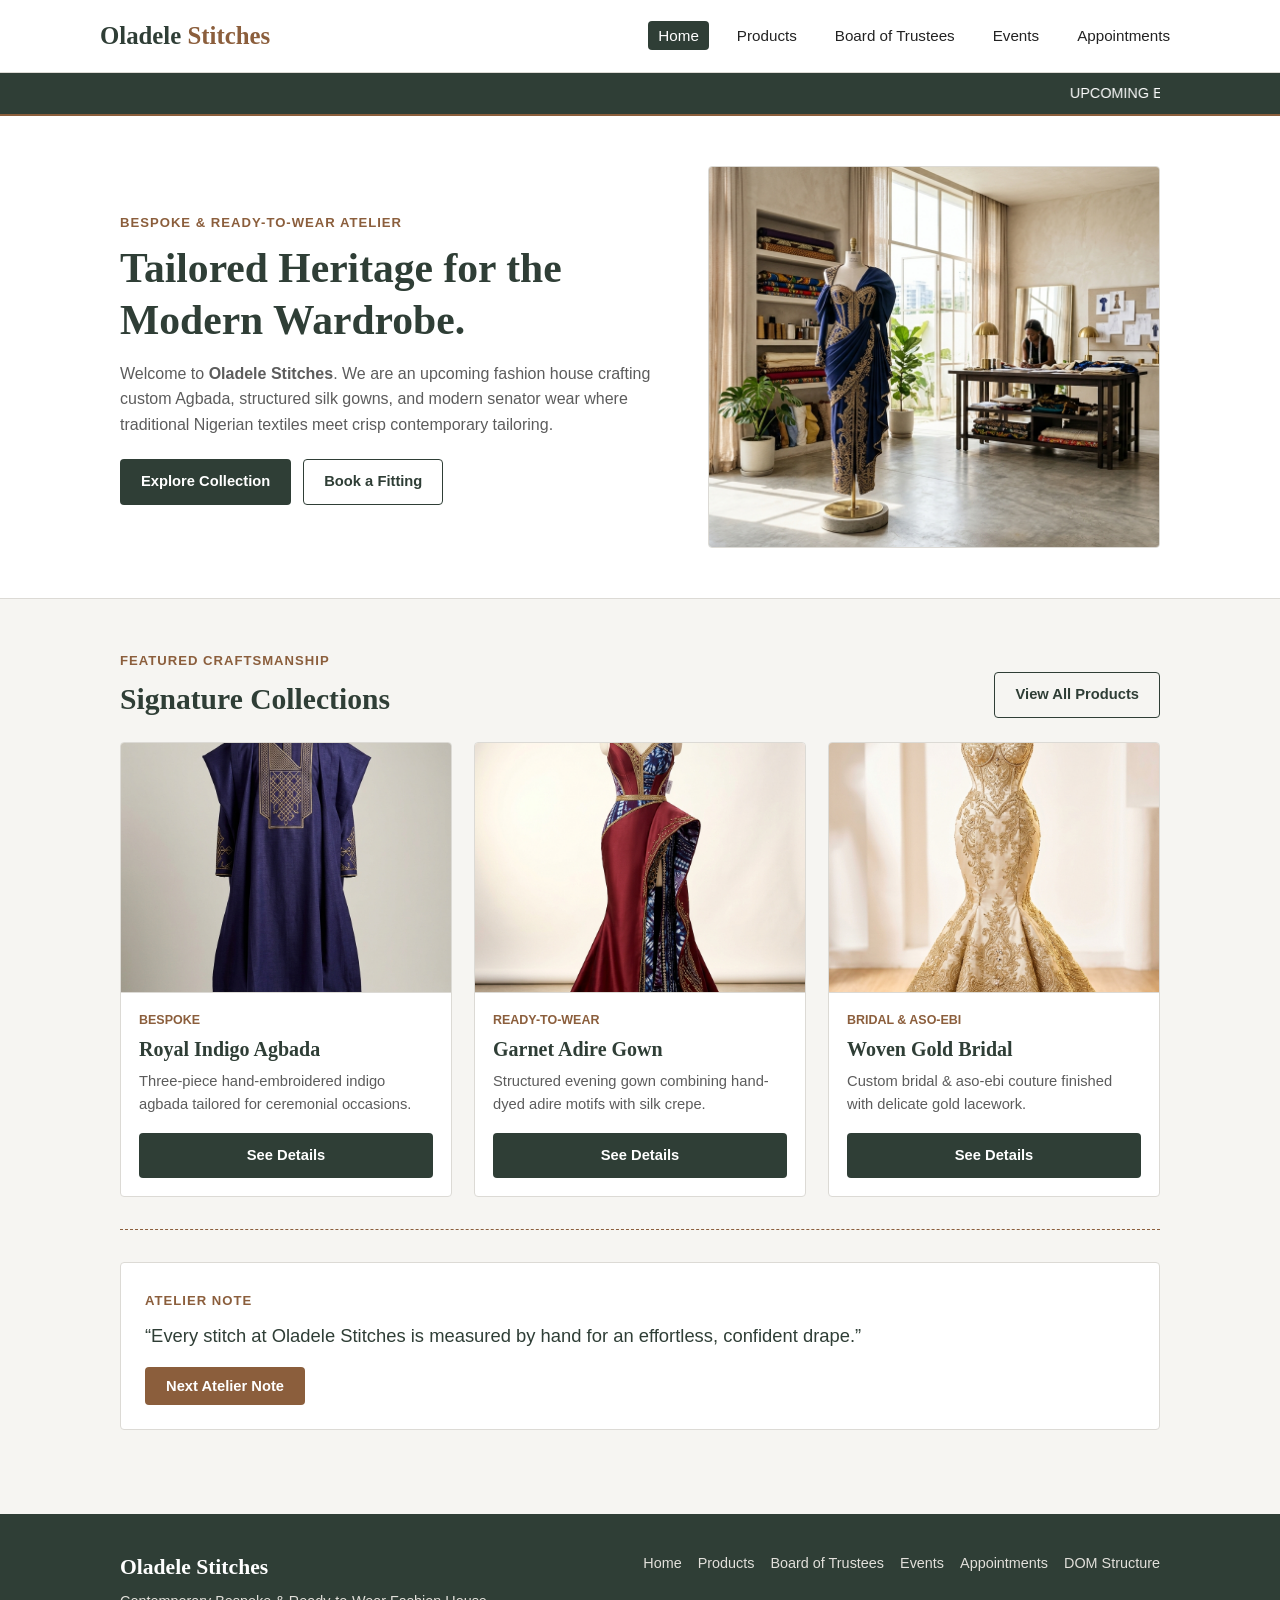
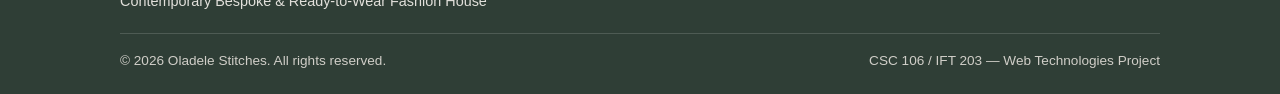
<file: index.html>
<!DOCTYPE html>
<html lang="en">

<head>
  <meta charset="UTF-8">
  <meta name="viewport" content="width=device-width, initial-scale=1.0">
  <title>Oladele Stitches | Contemporary Fashion House</title>
  <link rel="stylesheet" href="css/styles.css">
</head>

<body>
  <header class="site-header">
    <div class="container navbar">
      <a href="index.html" class="brand-logo">Oladele <span>Stitches</span></a>
      <button id="menuToggle" class="menu-toggle" type="button">Menu</button>
      <ul id="navLinks" class="nav-links">
        <li><a href="index.html" class="active">Home</a></li>
        <li><a href="products.html">Products</a></li>
        <li><a href="board.html">Board of Trustees</a></li>
        <li><a href="events.html">Events</a></li>
        <li><a href="appointments.html">Appointments</a></li>
        <!-- <li><a href="dom-structure.html">DOM Structure</a></li> -->
      </ul>
    </div>
  </header>
  <div class="marquee-bar">
    <div class="container">
      <marquee behavior="scroll" direction="left" scrollamount="5">
        UPCOMING EVENT: Oladele Stitches Indigo &amp; Gold Runway Showcase — December 12, 2026 at Landmark Centre, Lagos
        | Private Bridal &amp; Bespoke Fittings Now Open — Book Your Appointment Today!
      </marquee>
    </div>
  </div>
  <main>
    <section class="hero">
      <div class="container hero-grid">
        <div>
          <span class="eyebrow">Bespoke &amp; Ready-to-Wear Atelier</span>
          <h1>Tailored Heritage for the Modern Wardrobe.</h1>
          <p>
            Welcome to <strong>Oladele Stitches</strong>. We are an upcoming fashion house crafting
            custom Agbada, structured silk gowns, and modern senator wear where traditional Nigerian
            textiles meet crisp contemporary tailoring.
          </p>
          <div class="btn-group">
            <a href="products.html" class="btn btn-primary">Explore Collection</a>
            <a href="appointments.html" class="btn btn-outline">Book a Fitting</a>
          </div>
        </div>
        <div class="hero-image">
          <img src="img/hero-atelier.jpg" alt="Oladele Stitches Atelier Showcase">
        </div>
      </div>
    </section>

    <section class="section">
      <div class="container">
        <div class="section-header">
          <div>
            <span class="eyebrow">Featured Craftsmanship</span>
            <h2>Signature Collections</h2>
          </div>
          <a href="products.html" class="btn btn-outline">View All Products</a>
        </div>

        <div class="grid-3">
          <article class="card">
            <img src="img/product-agbada.jpg" alt="Royal Indigo Agbada" class="card-img">
            <div class="card-body">
              <span class="card-tag">Bespoke</span>
              <h3 class="card-title">Royal Indigo Agbada</h3>
              <p class="card-text">Three-piece hand-embroidered indigo agbada tailored for ceremonial occasions.</p>
              <a href="products.html" class="btn btn-primary">See Details</a>
            </div>
          </article>

          <article class="card">
            <img src="img/product-gown.jpg" alt="Garnet Adire Silk Gown" class="card-img">
            <div class="card-body">
              <span class="card-tag">Ready-to-Wear</span>
              <h3 class="card-title">Garnet Adire Gown</h3>
              <p class="card-text">Structured evening gown combining hand-dyed adire motifs with silk crepe.</p>
              <a href="products.html" class="btn btn-primary">See Details</a>
            </div>
          </article>

          <article class="card">
            <img src="img/product-bridal.jpg" alt="Woven Gold Bridal Couture" class="card-img">
            <div class="card-body">
              <span class="card-tag">Bridal &amp; Aso-Ebi</span>
              <h3 class="card-title">Woven Gold Bridal</h3>
              <p class="card-text">Custom bridal &amp; aso-ebi couture finished with delicate gold lacework.</p>
              <a href="products.html" class="btn btn-primary">See Details</a>
            </div>
          </article>
        </div>

        <hr class="stitch-divider">
        <div class="form-box">
          <span class="eyebrow">Atelier Note</span>
          <p id="atelierQuote" style="font-size: 1.15rem; color: var(--primary); margin-bottom: 16px;">
            “Every stitch at Oladele Stitches is measured by hand for an effortless, confident drape.”
          </p>
          <button id="nextQuoteBtn" type="button" class="btn btn-gold">Next Atelier Note</button>
        </div>
      </div>
    </section>
  </main>
  <footer class="site-footer">
    <div class="container">
      <div class="footer-grid">
        <div>
          <div class="footer-brand">Oladele Stitches</div>
          <p style="font-size: 0.9rem; color: #e2e0db;">Contemporary Bespoke &amp; Ready-to-Wear Fashion House</p>
        </div>
        <ul class="footer-links">
          <li><a href="index.html">Home</a></li>
          <li><a href="products.html">Products</a></li>
          <li><a href="board.html">Board of Trustees</a></li>
          <li><a href="events.html">Events</a></li>
          <li><a href="appointments.html">Appointments</a></li>
          <li><a href="dom-structure.html">DOM Structure</a></li>
        </ul>
      </div>
      <div class="footer-bottom">
        <span>&copy; <span id="currentYear">2026</span> Oladele Stitches. All rights reserved.</span>
        <span>CSC 106 / IFT 203 — Web Technologies Project</span>
      </div>
    </div>
  </footer>

  <script src="js/main.js"></script>
</body>

</html>
</file>
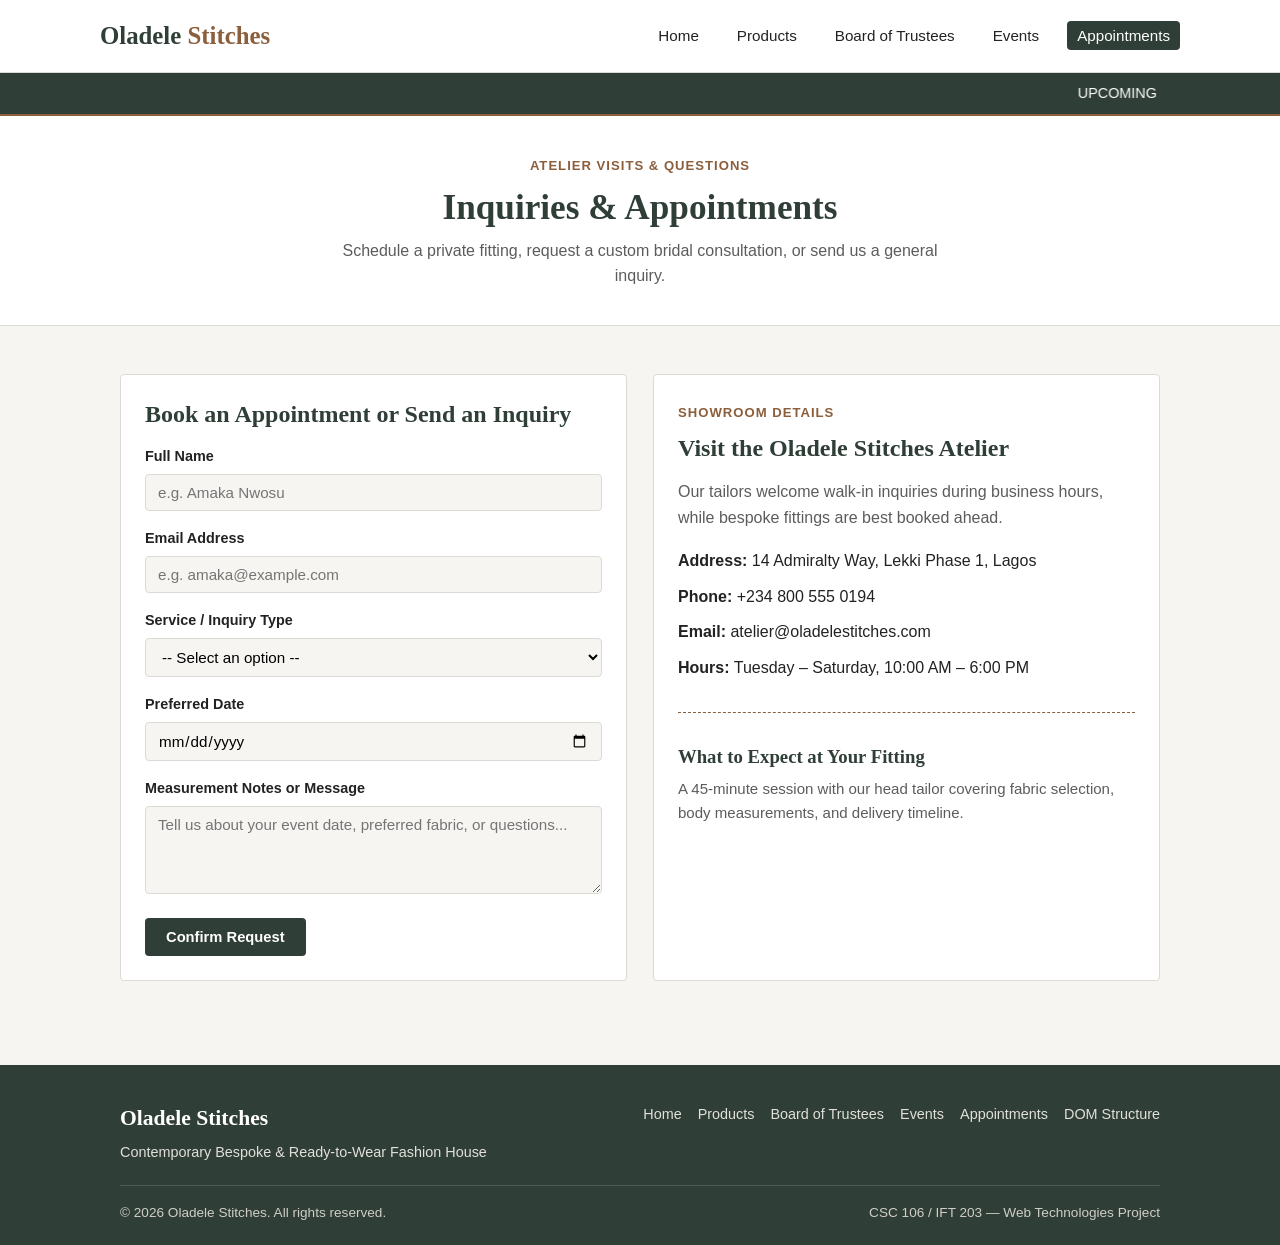
<file: appointments.html>
<!DOCTYPE html>
<html lang="en">

<head>
  <meta charset="UTF-8">
  <meta name="viewport" content="width=device-width, initial-scale=1.0">
  <title>Inquiries &amp; Appointments | Oladele Stitches</title>
  <link rel="stylesheet" href="css/styles.css">
</head>

<body>
  <header class="site-header">
    <div class="container navbar">
      <a href="index.html" class="brand-logo">Oladele <span>Stitches</span></a>
      <button id="menuToggle" class="menu-toggle" type="button">Menu</button>
      <ul id="navLinks" class="nav-links">
        <li><a href="index.html">Home</a></li>
        <li><a href="products.html">Products</a></li>
        <li><a href="board.html">Board of Trustees</a></li>
        <li><a href="events.html">Events</a></li>
        <li><a href="appointments.html" class="active">Appointments</a></li>
        <!-- <li><a href="dom-structure.html">DOM Structure</a></li> -->
      </ul>
    </div>
  </header>
  <div class="marquee-bar">
    <div class="container">
      <marquee behavior="scroll" direction="left" scrollamount="5">
        UPCOMING EVENT: Oladele Stitches Indigo &amp; Gold Runway Showcase — December 12, 2026 at Landmark Centre, Lagos
        | Private Bridal &amp; Bespoke Fittings Now Open — Book Your Appointment Today!
      </marquee>
    </div>
  </div>
  <main>
    <section class="page-banner">
      <div class="container">
        <span class="eyebrow">Atelier Visits &amp; Questions</span>
        <h1>Inquiries &amp; Appointments</h1>
        <p>Schedule a private fitting, request a custom bridal consultation, or send us a general inquiry.</p>
      </div>
    </section>

    <section class="section">
      <div class="container grid-2">
        <div class="form-box">
          <h2 style="margin-bottom: 16px;">Book an Appointment or Send an Inquiry</h2>
          <form id="appointmentForm">
            <div class="form-group">
              <label for="fullName">Full Name</label>
              <input type="text" id="fullName" placeholder="e.g. Amaka Nwosu">
            </div>

            <div class="form-group">
              <label for="email">Email Address</label>
              <input type="email" id="email" placeholder="e.g. amaka@example.com">
            </div>

            <div class="form-group">
              <label for="serviceType">Service / Inquiry Type</label>
              <select id="serviceType">
                <option value="">-- Select an option --</option>
                <option value="Bespoke Agbada / Suit Fitting">Bespoke Agbada / Suit Fitting</option>
                <option value="Bridal & Aso-Ebi Consultation">Bridal &amp; Aso-Ebi Consultation</option>
                <option value="Ready-to-Wear Alteration">Ready-to-Wear Alteration</option>
                <option value="General Inquiry">General Inquiry</option>
              </select>
            </div>

            <div class="form-group">
              <label for="preferredDate">Preferred Date</label>
              <input type="date" id="preferredDate">
            </div>

            <div class="form-group">
              <label for="notes">Measurement Notes or Message</label>
              <textarea id="notes" rows="4"
                placeholder="Tell us about your event date, preferred fabric, or questions..."></textarea>
            </div>

            <button type="submit" class="btn btn-primary">Confirm Request</button>
            <div id="formMessage" class="form-message"></div>
          </form>
        </div>

        <div class="form-box">
          <span class="eyebrow">Showroom Details</span>
          <h2 style="margin-bottom: 16px;">Visit the Oladele Stitches Atelier</h2>
          <p style="color: var(--muted); margin-bottom: 18px;">
            Our tailors welcome walk-in inquiries during business hours, while bespoke fittings are best booked ahead.
          </p>
          <p style="margin-bottom: 10px;"><strong>Address:</strong> 14 Admiralty Way, Lekki Phase 1, Lagos</p>
          <p style="margin-bottom: 10px;"><strong>Phone:</strong> +234 800 555 0194</p>
          <p style="margin-bottom: 10px;"><strong>Email:</strong> atelier@oladelestitches.com</p>
          <p style="margin-bottom: 10px;"><strong>Hours:</strong> Tuesday – Saturday, 10:00 AM – 6:00 PM</p>

          <hr class="stitch-divider">

          <h3 style="margin-bottom: 8px;">What to Expect at Your Fitting</h3>
          <p style="color: var(--muted); font-size: 0.94rem;">
            A 45-minute session with our head tailor covering fabric selection, body measurements, and delivery
            timeline.
          </p>
        </div>
      </div>
    </section>
  </main>
  <footer class="site-footer">
    <div class="container">
      <div class="footer-grid">
        <div>
          <div class="footer-brand">Oladele Stitches</div>
          <p style="font-size: 0.9rem; color: #e2e0db;">Contemporary Bespoke &amp; Ready-to-Wear Fashion House</p>
        </div>
        <ul class="footer-links">
          <li><a href="index.html">Home</a></li>
          <li><a href="products.html">Products</a></li>
          <li><a href="board.html">Board of Trustees</a></li>
          <li><a href="events.html">Events</a></li>
          <li><a href="appointments.html">Appointments</a></li>
          <li><a href="dom-structure.html">DOM Structure</a></li>
        </ul>
      </div>
      <div class="footer-bottom">
        <span>&copy; <span id="currentYear">2026</span> Oladele Stitches. All rights reserved.</span>
        <span>CSC 106 / IFT 203 — Web Technologies Project</span>
      </div>
    </div>
  </footer>

  <script src="js/main.js"></script>
</body>

</html>
</file>
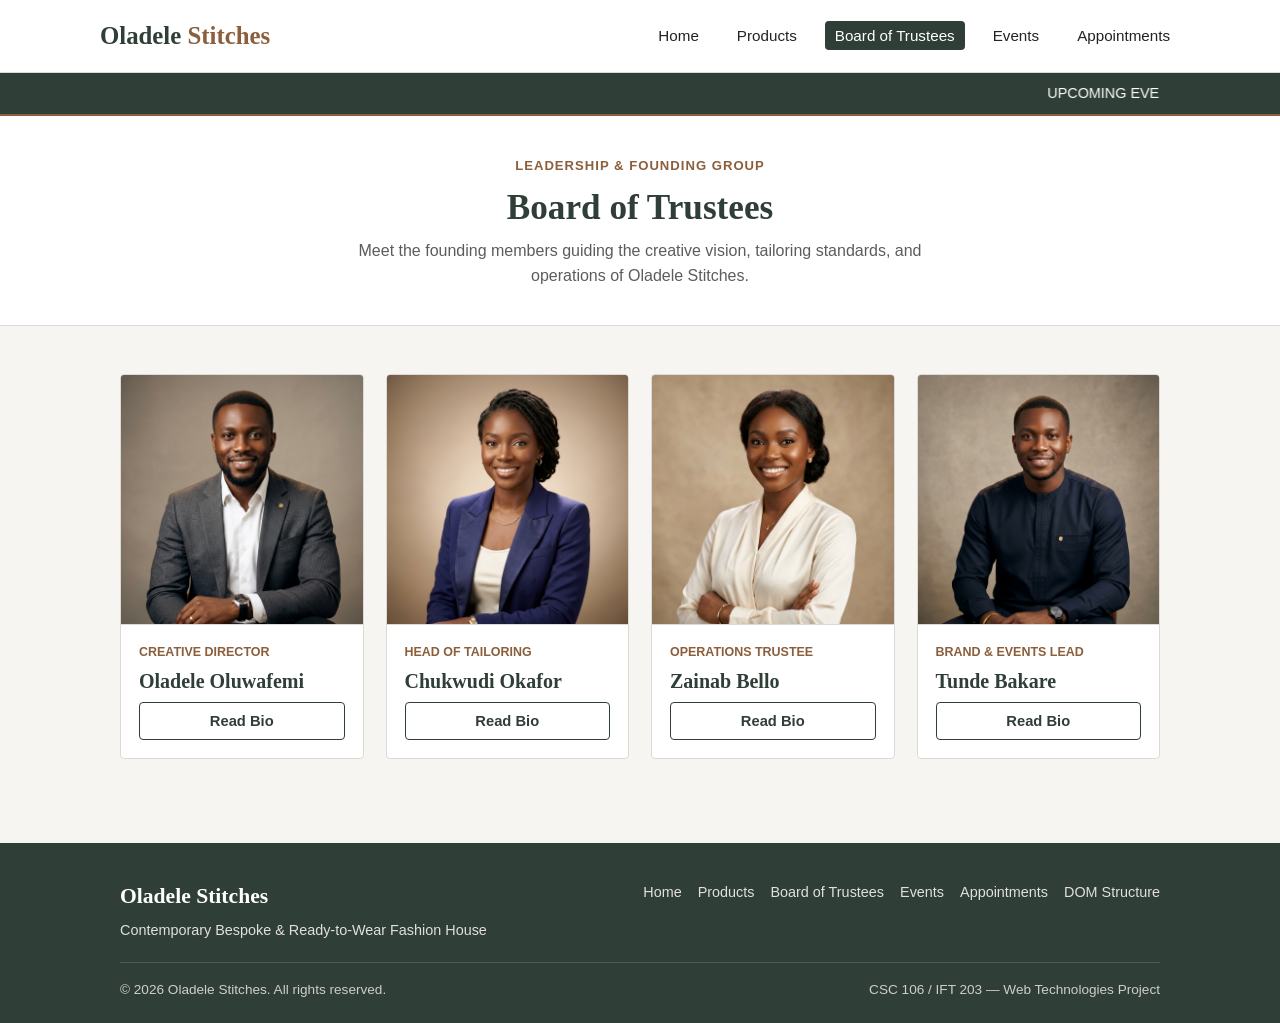
<file: board.html>
<!DOCTYPE html>
<html lang="en">

<head>
  <meta charset="UTF-8">
  <meta name="viewport" content="width=device-width, initial-scale=1.0">
  <title>Board of Trustees | Oladele Stitches</title>
  <link rel="stylesheet" href="css/styles.css">
</head>

<body>
  <header class="site-header">
    <div class="container navbar">
      <a href="index.html" class="brand-logo">Oladele <span>Stitches</span></a>
      <button id="menuToggle" class="menu-toggle" type="button">Menu</button>
      <ul id="navLinks" class="nav-links">
        <li><a href="index.html">Home</a></li>
        <li><a href="products.html">Products</a></li>
        <li><a href="board.html" class="active">Board of Trustees</a></li>
        <li><a href="events.html">Events</a></li>
        <li><a href="appointments.html">Appointments</a></li>
        <!-- <li><a href="dom-structure.html">DOM Structure</a></li> -->
      </ul>
    </div>
  </header>
  <div class="marquee-bar">
    <div class="container">
      <marquee behavior="scroll" direction="left" scrollamount="5">
        UPCOMING EVENT: Oladele Stitches Indigo &amp; Gold Runway Showcase — December 12, 2026 at Landmark Centre, Lagos
        | Private Bridal &amp; Bespoke Fittings Now Open — Book Your Appointment Today!
      </marquee>
    </div>
  </div>
  <main>
    <section class="page-banner">
      <div class="container">
        <span class="eyebrow">Leadership &amp; Founding Group</span>
        <h1>Board of Trustees</h1>
        <p>Meet the founding members guiding the creative vision, tailoring standards, and operations of Oladele
          Stitches.</p>
      </div>
    </section>

    <section class="section">
      <div class="container">
        <div class="grid-4">
          <article class="card">
            <img src="img/trustee-2.jpg" alt="Oladele Oluwafemi" class="card-img">
            <div class="card-body">
              <span class="card-tag">Creative Director</span>
              <h3 class="card-title">Oladele Oluwafemi</h3>
              <p class="card-text" style="display: none;">
                Leads seasonal collection design, textile sourcing, and bespoke bridal direction at Oladele Stitches.
              </p>
              <button type="button" class="btn btn-outline toggle-bio-btn">Read Bio</button>
            </div>
          </article>

          <article class="card">
            <img src="img/trustee-1.jpg" alt="Chukwudi Okafor" class="card-img">
            <div class="card-body">
              <span class="card-tag">Head of Tailoring</span>
              <h3 class="card-title">Chukwudi Okafor</h3>
              <p class="card-text" style="display: none;">
                Oversees pattern drafting, bespoke Agbada structuring, and quality assurance across the atelier.
              </p>
              <button type="button" class="btn btn-outline toggle-bio-btn">Read Bio</button>
            </div>
          </article>

          <article class="card">
            <img src="img/trustee-3.jpg" alt="Zainab Bello" class="card-img">
            <div class="card-body">
              <span class="card-tag">Operations Trustee</span>
              <h3 class="card-title">Zainab Bello</h3>
              <p class="card-text" style="display: none;">
                Manages client appointments, supplier partnerships, and showroom logistics for Oladele Stitches.
              </p>
              <button type="button" class="btn btn-outline toggle-bio-btn">Read Bio</button>
            </div>
          </article>

          <article class="card">
            <img src="img/trustee-4.jpg" alt="Tunde Bakare" class="card-img">
            <div class="card-body">
              <span class="card-tag">Brand &amp; Events Lead</span>
              <h3 class="card-title">Tunde Bakare</h3>
              <p class="card-text" style="display: none;">
                Coordinates runway showcases, trunk shows, and digital presence for the fashion house.
              </p>
              <button type="button" class="btn btn-outline toggle-bio-btn">Read Bio</button>
            </div>
          </article>
        </div>
      </div>
    </section>
  </main>
  <footer class="site-footer">
    <div class="container">
      <div class="footer-grid">
        <div>
          <div class="footer-brand">Oladele Stitches</div>
          <p style="font-size: 0.9rem; color: #e2e0db;">Contemporary Bespoke &amp; Ready-to-Wear Fashion House</p>
        </div>
        <ul class="footer-links">
          <li><a href="index.html">Home</a></li>
          <li><a href="products.html">Products</a></li>
          <li><a href="board.html">Board of Trustees</a></li>
          <li><a href="events.html">Events</a></li>
          <li><a href="appointments.html">Appointments</a></li>
          <li><a href="dom-structure.html">DOM Structure</a></li>
        </ul>
      </div>
      <div class="footer-bottom">
        <span>&copy; <span id="currentYear">2026</span> Oladele Stitches. All rights reserved.</span>
        <span>CSC 106 / IFT 203 — Web Technologies Project</span>
      </div>
    </div>
  </footer>

  <script src="js/main.js"></script>
</body>

</html>
</file>
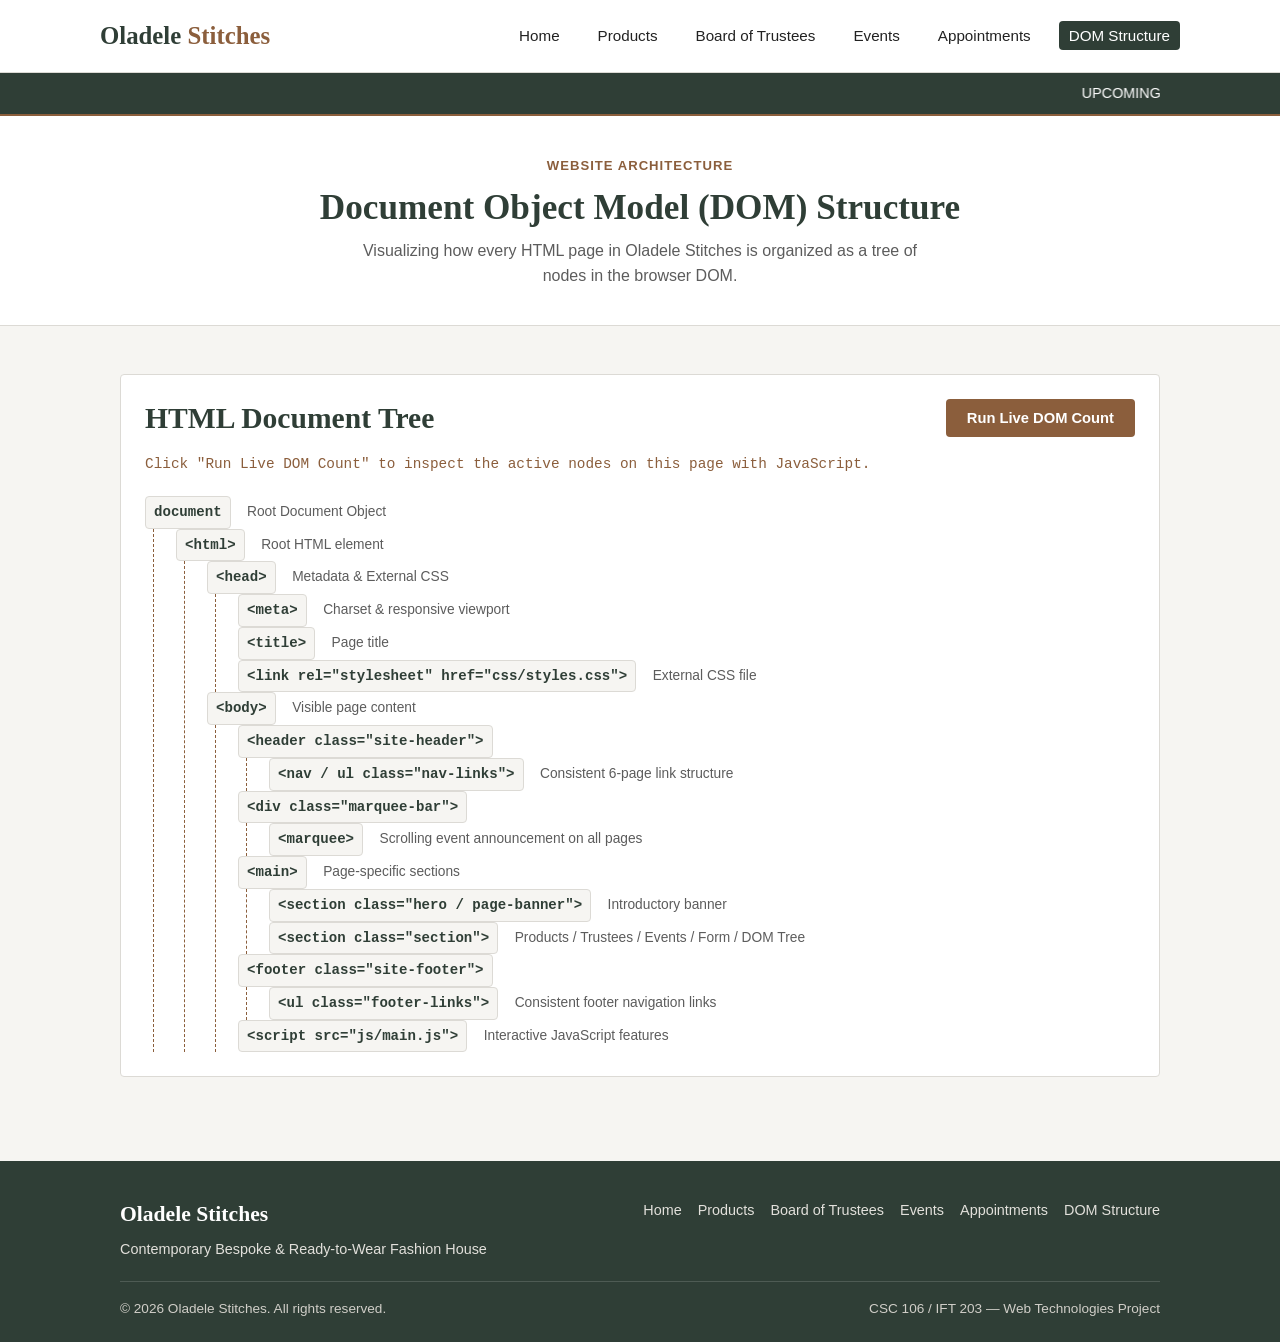
<file: dom-structure.html>
<!DOCTYPE html>
<html lang="en">

<head>
  <meta charset="UTF-8">
  <meta name="viewport" content="width=device-width, initial-scale=1.0">
  <title>DOM Structure | Oladele Stitches</title>
  <link rel="stylesheet" href="css/styles.css">
</head>

<body>
  <header class="site-header">
    <div class="container navbar">
      <a href="index.html" class="brand-logo">Oladele <span>Stitches</span></a>
      <button id="menuToggle" class="menu-toggle" type="button">Menu</button>
      <ul id="navLinks" class="nav-links">
        <li><a href="index.html">Home</a></li>
        <li><a href="products.html">Products</a></li>
        <li><a href="board.html">Board of Trustees</a></li>
        <li><a href="events.html">Events</a></li>
        <li><a href="appointments.html">Appointments</a></li>
        <li><a href="dom-structure.html" class="active">DOM Structure</a></li>
      </ul>
    </div>
  </header>
  <div class="marquee-bar">
    <div class="container">
      <marquee behavior="scroll" direction="left" scrollamount="5">
        UPCOMING EVENT: Oladele Stitches Indigo &amp; Gold Runway Showcase — December 12, 2026 at Landmark Centre, Lagos
        | Private Bridal &amp; Bespoke Fittings Now Open — Book Your Appointment Today!
      </marquee>
    </div>
  </div>
  <main>
    <section class="page-banner">
      <div class="container">
        <span class="eyebrow">Website Architecture</span>
        <h1>Document Object Model (DOM) Structure</h1>
        <p>Visualizing how every HTML page in Oladele Stitches is organized as a tree of nodes in the browser DOM.</p>
      </div>
    </section>

    <section class="section">
      <div class="container">
        <div class="dom-box">
          <div class="section-header" style="margin-bottom: 16px;">
            <h2>HTML Document Tree</h2>
            <button id="inspectDomBtn" type="button" class="btn btn-gold">Run Live DOM Count</button>
          </div>
          <p id="domStats"
            style="font-family: 'JetBrains Mono', monospace; color: var(--accent); margin-bottom: 20px; font-size: 0.9rem;">
            Click "Run Live DOM Count" to inspect the active nodes on this page with JavaScript.
          </p>

          <ul class="dom-tree">
            <li>
              <span class="dom-node">document</span> <span class="dom-desc">Root Document Object</span>
              <ul>
                <li>
                  <span class="dom-node">&lt;html&gt;</span> <span class="dom-desc">Root HTML element</span>
                  <ul>
                    <li>
                      <span class="dom-node">&lt;head&gt;</span> <span class="dom-desc">Metadata &amp; External
                        CSS</span>
                      <ul>
                        <li><span class="dom-node">&lt;meta&gt;</span> <span class="dom-desc">Charset &amp; responsive
                            viewport</span></li>
                        <li><span class="dom-node">&lt;title&gt;</span> <span class="dom-desc">Page title</span></li>
                        <li><span class="dom-node">&lt;link rel="stylesheet" href="css/styles.css"&gt;</span> <span
                            class="dom-desc">External CSS file</span></li>
                      </ul>
                    </li>
                    <li>
                      <span class="dom-node">&lt;body&gt;</span> <span class="dom-desc">Visible page content</span>
                      <ul>
                        <li>
                          <span class="dom-node">&lt;header class="site-header"&gt;</span>
                          <ul>
                            <li><span class="dom-node">&lt;nav / ul class="nav-links"&gt;</span> <span
                                class="dom-desc">Consistent 6-page link structure</span></li>
                          </ul>
                        </li>
                        <li>
                          <span class="dom-node">&lt;div class="marquee-bar"&gt;</span>
                          <ul>
                            <li><span class="dom-node">&lt;marquee&gt;</span> <span class="dom-desc">Scrolling event
                                announcement on all pages</span></li>
                          </ul>
                        </li>
                        <li>
                          <span class="dom-node">&lt;main&gt;</span> <span class="dom-desc">Page-specific
                            sections</span>
                          <ul>
                            <li><span class="dom-node">&lt;section class="hero / page-banner"&gt;</span> <span
                                class="dom-desc">Introductory banner</span></li>
                            <li><span class="dom-node">&lt;section class="section"&gt;</span> <span
                                class="dom-desc">Products / Trustees / Events / Form / DOM Tree</span></li>
                          </ul>
                        </li>
                        <li>
                          <span class="dom-node">&lt;footer class="site-footer"&gt;</span>
                          <ul>
                            <li><span class="dom-node">&lt;ul class="footer-links"&gt;</span> <span
                                class="dom-desc">Consistent footer navigation links</span></li>
                          </ul>
                        </li>
                        <li><span class="dom-node">&lt;script src="js/main.js"&gt;</span> <span
                            class="dom-desc">Interactive JavaScript features</span></li>
                      </ul>
                    </li>
                  </ul>
                </li>
              </ul>
            </li>
          </ul>
        </div>
      </div>
    </section>
  </main>
  <footer class="site-footer">
    <div class="container">
      <div class="footer-grid">
        <div>
          <div class="footer-brand">Oladele Stitches</div>
          <p style="font-size: 0.9rem; color: #e2e0db;">Contemporary Bespoke &amp; Ready-to-Wear Fashion House</p>
        </div>
        <ul class="footer-links">
          <li><a href="index.html">Home</a></li>
          <li><a href="products.html">Products</a></li>
          <li><a href="board.html">Board of Trustees</a></li>
          <li><a href="events.html">Events</a></li>
          <li><a href="appointments.html">Appointments</a></li>
          <li><a href="dom-structure.html">DOM Structure</a></li>
        </ul>
      </div>
      <div class="footer-bottom">
        <span>&copy; <span id="currentYear">2026</span> Oladele Stitches. All rights reserved.</span>
        <span>CSC 106 / IFT 203 — Web Technologies Project</span>
      </div>
    </div>
  </footer>

  <script src="js/main.js"></script>
</body>

</html>
</file>
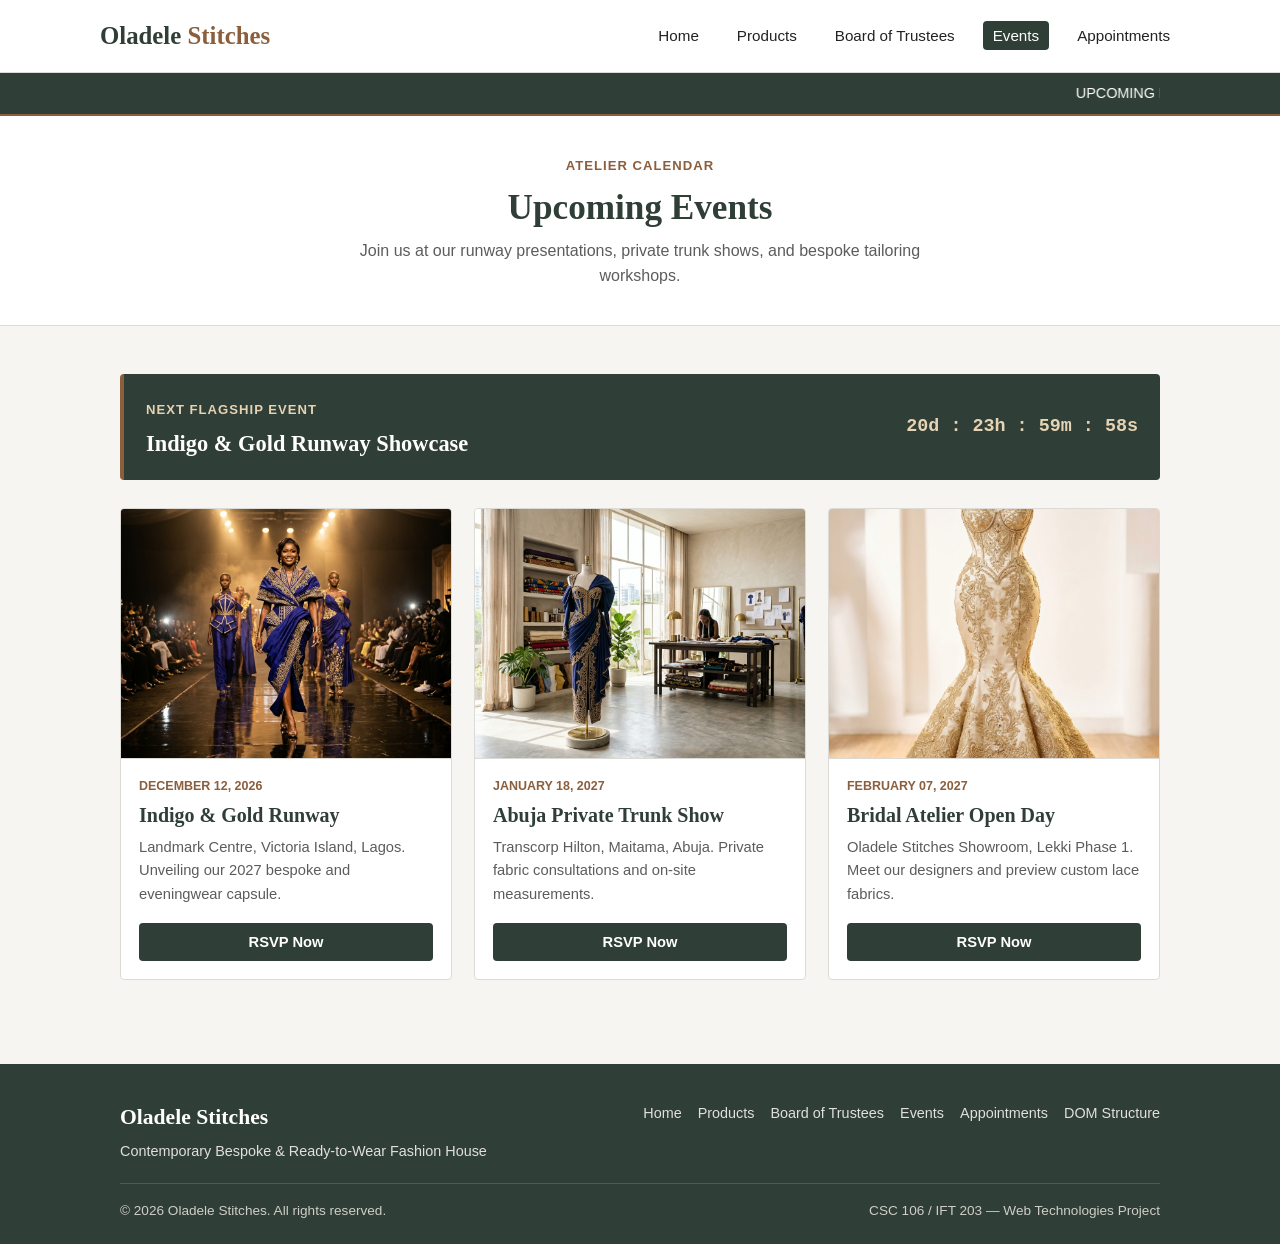
<file: events.html>
<!DOCTYPE html>
<html lang="en">

<head>
  <meta charset="UTF-8">
  <meta name="viewport" content="width=device-width, initial-scale=1.0">
  <title>Upcoming Events | Oladele Stitches</title>
  <link rel="stylesheet" href="css/styles.css">
</head>

<body>
  <header class="site-header">
    <div class="container navbar">
      <a href="index.html" class="brand-logo">Oladele <span>Stitches</span></a>
      <button id="menuToggle" class="menu-toggle" type="button">Menu</button>
      <ul id="navLinks" class="nav-links">
        <li><a href="index.html">Home</a></li>
        <li><a href="products.html">Products</a></li>
        <li><a href="board.html">Board of Trustees</a></li>
        <li><a href="events.html" class="active">Events</a></li>
        <li><a href="appointments.html">Appointments</a></li>
        <!-- <li><a href="dom-structure.html">DOM Structure</a></li> -->
      </ul>
    </div>
  </header>
  <div class="marquee-bar">
    <div class="container">
      <marquee behavior="scroll" direction="left" scrollamount="5">
        UPCOMING EVENT: Oladele Stitches Indigo &amp; Gold Runway Showcase — December 12, 2026 at Landmark Centre, Lagos
        | Private Bridal &amp; Bespoke Fittings Now Open — Book Your Appointment Today!
      </marquee>
    </div>
  </div>
  <main>
    <section class="page-banner">
      <div class="container">
        <span class="eyebrow">Atelier Calendar</span>
        <h1>Upcoming Events</h1>
        <p>Join us at our runway presentations, private trunk shows, and bespoke tailoring workshops.</p>
      </div>
    </section>

    <section class="section">
      <div class="container">
        <div class="countdown-box">
          <div>
            <span class="eyebrow" style="color: #e6d3b3;">Next Flagship Event</span>
            <h3>Indigo &amp; Gold Runway Showcase</h3>
          </div>
          <div id="eventCountdown" class="countdown-timer">Loading countdown...</div>
        </div>

        <div class="grid-3">
          <article class="card">
            <img src="img/event-runway.jpg" alt="Indigo & Gold Runway Showcase" class="card-img">
            <div class="card-body">
              <span class="card-tag">December 12, 2026</span>
              <h3 class="card-title">Indigo &amp; Gold Runway</h3>
              <p class="card-text">Landmark Centre, Victoria Island, Lagos. Unveiling our 2027 bespoke and eveningwear
                capsule.</p>
              <button type="button" class="btn btn-primary rsvp-btn">RSVP Now</button>
            </div>
          </article>

          <article class="card">
            <img src="img/hero-atelier.jpg" alt="Abuja Trunk Show" class="card-img">
            <div class="card-body">
              <span class="card-tag">January 18, 2027</span>
              <h3 class="card-title">Abuja Private Trunk Show</h3>
              <p class="card-text">Transcorp Hilton, Maitama, Abuja. Private fabric consultations and on-site
                measurements.</p>
              <button type="button" class="btn btn-primary rsvp-btn">RSVP Now</button>
            </div>
          </article>

          <article class="card">
            <img src="img/product-bridal.jpg" alt="Bridal & Aso-Ebi Open Day" class="card-img">
            <div class="card-body">
              <span class="card-tag">February 07, 2027</span>
              <h3 class="card-title">Bridal Atelier Open Day</h3>
              <p class="card-text">Oladele Stitches Showroom, Lekki Phase 1. Meet our designers and preview custom lace
                fabrics.</p>
              <button type="button" class="btn btn-primary rsvp-btn">RSVP Now</button>
            </div>
          </article>
        </div>
      </div>
    </section>
  </main>
  <footer class="site-footer">
    <div class="container">
      <div class="footer-grid">
        <div>
          <div class="footer-brand">Oladele Stitches</div>
          <p style="font-size: 0.9rem; color: #e2e0db;">Contemporary Bespoke &amp; Ready-to-Wear Fashion House</p>
        </div>
        <ul class="footer-links">
          <li><a href="index.html">Home</a></li>
          <li><a href="products.html">Products</a></li>
          <li><a href="board.html">Board of Trustees</a></li>
          <li><a href="events.html">Events</a></li>
          <li><a href="appointments.html">Appointments</a></li>
          <li><a href="dom-structure.html">DOM Structure</a></li>
        </ul>
      </div>
      <div class="footer-bottom">
        <span>&copy; <span id="currentYear">2026</span> Oladele Stitches. All rights reserved.</span>
        <span>CSC 106 / IFT 203 — Web Technologies Project</span>
      </div>
    </div>
  </footer>

  <script src="js/main.js"></script>
</body>

</html>
</file>
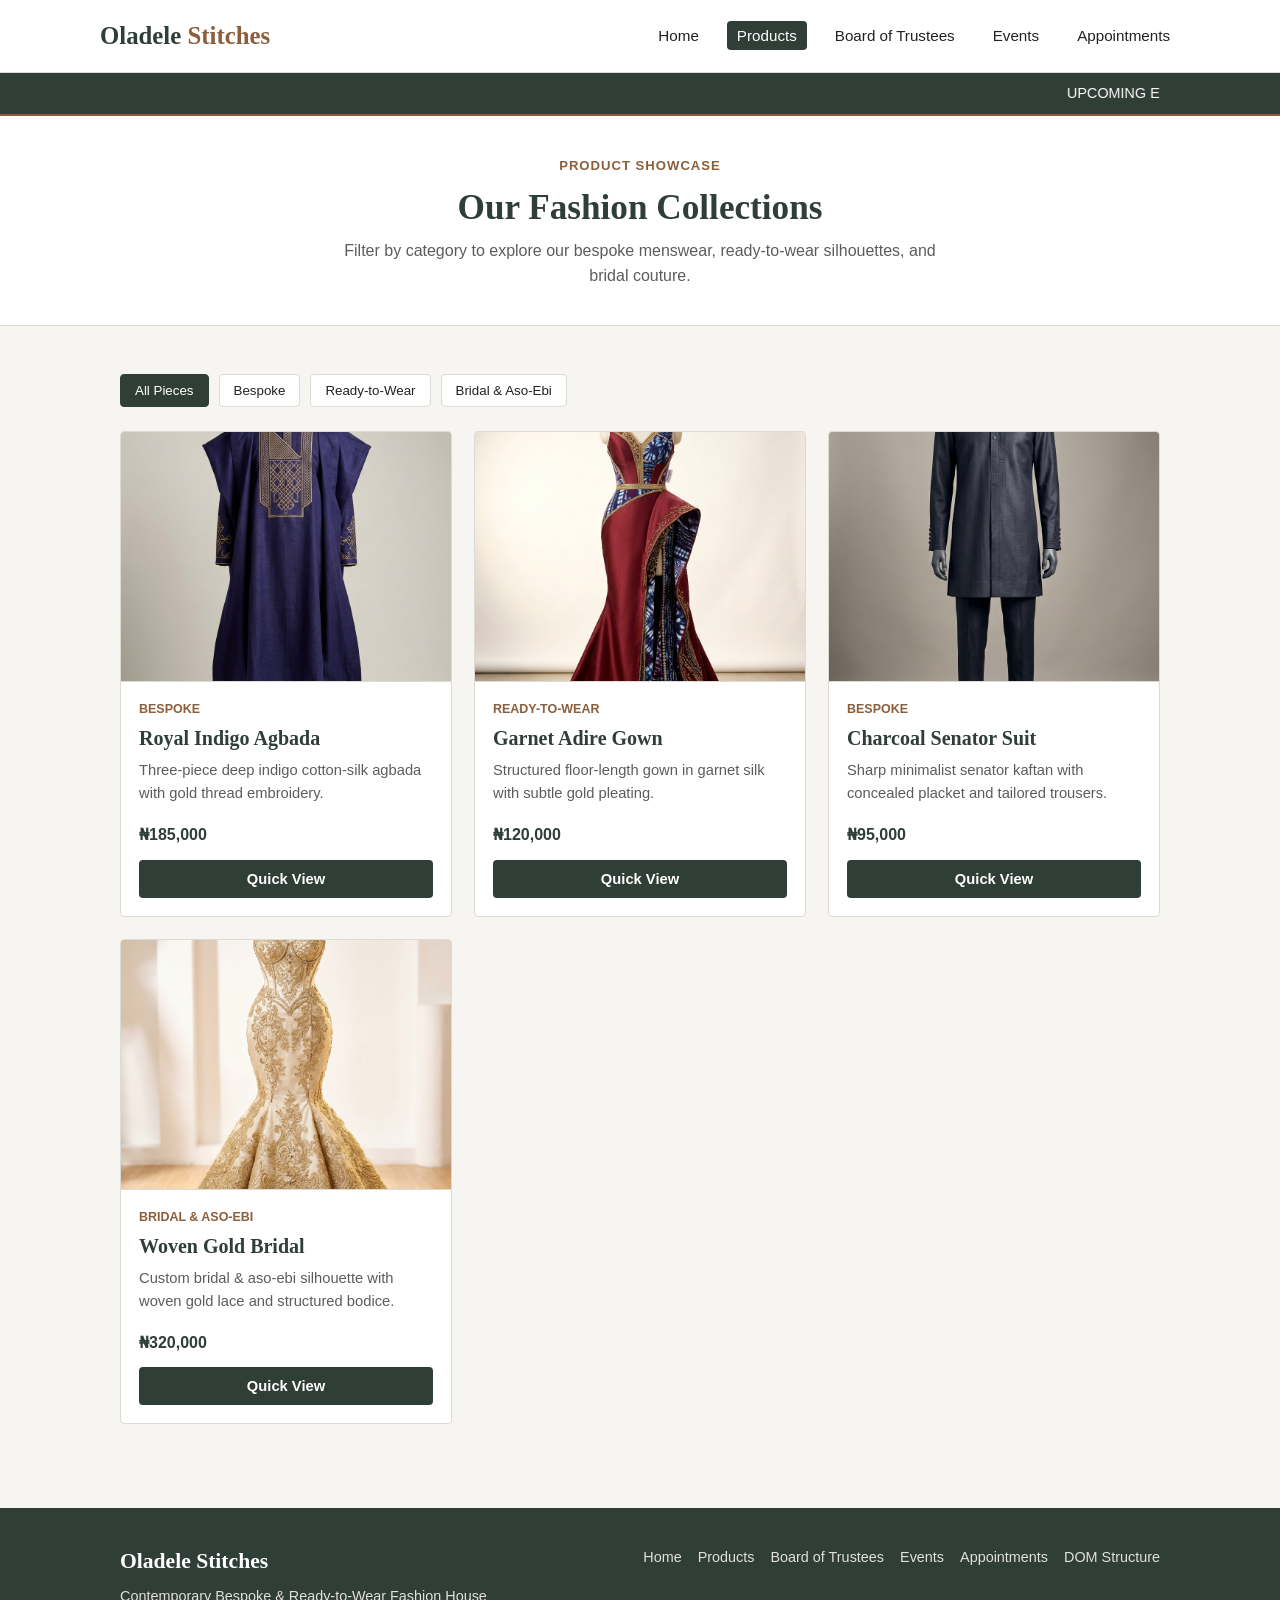
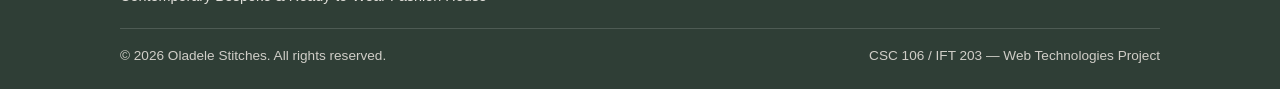
<file: products.html>
<!DOCTYPE html>
<html lang="en">

<head>
  <meta charset="UTF-8">
  <meta name="viewport" content="width=device-width, initial-scale=1.0">
  <title>Products | Oladele Stitches</title>
  <link rel="stylesheet" href="css/styles.css">
</head>

<body>
  <header class="site-header">
    <div class="container navbar">
      <a href="index.html" class="brand-logo">Oladele <span>Stitches</span></a>
      <button id="menuToggle" class="menu-toggle" type="button">Menu</button>
      <ul id="navLinks" class="nav-links">
        <li><a href="index.html">Home</a></li>
        <li><a href="products.html" class="active">Products</a></li>
        <li><a href="board.html">Board of Trustees</a></li>
        <li><a href="events.html">Events</a></li>
        <li><a href="appointments.html">Appointments</a></li>
        <!-- <li><a href="dom-structure.html">DOM Structure</a></li> -->
      </ul>
    </div>
  </header>
  <div class="marquee-bar">
    <div class="container">
      <marquee behavior="scroll" direction="left" scrollamount="5">
        UPCOMING EVENT: Oladele Stitches Indigo &amp; Gold Runway Showcase — December 12, 2026 at Landmark Centre, Lagos
        | Private Bridal &amp; Bespoke Fittings Now Open — Book Your Appointment Today!
      </marquee>
    </div>
  </div>
  <main>
    <section class="page-banner">
      <div class="container">
        <span class="eyebrow">Product Showcase</span>
        <h1>Our Fashion Collections</h1>
        <p>Filter by category to explore our bespoke menswear, ready-to-wear silhouettes, and bridal couture.</p>
      </div>
    </section>

    <section class="section">
      <div class="container">
        <div class="filter-bar">
          <button class="filter-btn active" data-category="all" type="button">All Pieces</button>
          <button class="filter-btn" data-category="bespoke" type="button">Bespoke</button>
          <button class="filter-btn" data-category="rtw" type="button">Ready-to-Wear</button>
          <button class="filter-btn" data-category="bridal" type="button">Bridal &amp; Aso-Ebi</button>
        </div>

        <div class="grid-3">
          <article class="card product-card" data-category="bespoke">
            <img src="img/product-agbada.jpg" alt="Royal Indigo Agbada" class="card-img">
            <div class="card-body">
              <span class="card-tag">Bespoke</span>
              <h3 class="card-title">Royal Indigo Agbada</h3>
              <p class="card-text">Three-piece deep indigo cotton-silk agbada with gold thread embroidery.</p>
              <div class="card-price">₦185,000</div>
              <button type="button" class="btn btn-primary view-detail-btn" data-title="Royal Indigo Agbada"
                data-cat="Bespoke Menswear" data-price="₦185,000"
                data-desc="Includes inner kaftan, trousers, and hand-embroidered outer agbada robe. Tailored to your exact measurements in 14 days.">
                Quick View
              </button>
            </div>
          </article>

          <article class="card product-card" data-category="rtw">
            <img src="img/product-gown.jpg" alt="Garnet Adire Gown" class="card-img">
            <div class="card-body">
              <span class="card-tag">Ready-to-Wear</span>
              <h3 class="card-title">Garnet Adire Gown</h3>
              <p class="card-text">Structured floor-length gown in garnet silk with subtle gold pleating.</p>
              <div class="card-price">₦120,000</div>
              <button type="button" class="btn btn-primary view-detail-btn" data-title="Garnet Adire Gown"
                data-cat="Ready-to-Wear" data-price="₦120,000"
                data-desc="Available in sizes XS–XXL. Features breathable silk lining and handcrafted adire paneling.">
                Quick View
              </button>
            </div>
          </article>

          <article class="card product-card" data-category="bespoke">
            <img src="img/product-suit.jpg" alt="Charcoal Senator Kaftan" class="card-img">
            <div class="card-body">
              <span class="card-tag">Bespoke</span>
              <h3 class="card-title">Charcoal Senator Suit</h3>
              <p class="card-text">Sharp minimalist senator kaftan with concealed placket and tailored trousers.</p>
              <div class="card-price">₦95,000</div>
              <button type="button" class="btn btn-primary view-detail-btn" data-title="Charcoal Senator Suit"
                data-cat="Bespoke Menswear" data-price="₦95,000"
                data-desc="Crafted from breathable Italian cashmere-blend fabric. Ideal for corporate events and evening receptions.">
                Quick View
              </button>
            </div>
          </article>

          <article class="card product-card" data-category="bridal">
            <img src="img/product-bridal.jpg" alt="Woven Gold Bridal Couture" class="card-img">
            <div class="card-body">
              <span class="card-tag">Bridal &amp; Aso-Ebi</span>
              <h3 class="card-title">Woven Gold Bridal</h3>
              <p class="card-text">Custom bridal &amp; aso-ebi silhouette with woven gold lace and structured bodice.
              </p>
              <div class="card-price">₦320,000</div>
              <button type="button" class="btn btn-primary view-detail-btn" data-title="Woven Gold Bridal"
                data-cat="Bridal &amp; Aso-Ebi" data-price="₦320,000"
                data-desc="Includes two private atelier fittings, custom corset structuring, and matching headwrap styling.">
                Quick View
              </button>
            </div>
          </article>
        </div>
      </div>
    </section>
  </main>
  <div id="productModal" class="modal-backdrop">
    <div class="modal-content">
      <div class="modal-header">
        <span id="modalCategory" class="card-tag">Category</span>
        <button id="modalClose" class="modal-close" type="button">&times;</button>
      </div>
      <h2 id="modalTitle" style="margin-bottom: 8px;">Product Title</h2>
      <div id="modalPrice" class="card-price">₦0</div>
      <p id="modalDesc" style="color: var(--muted); margin-bottom: 20px;">Description</p>
      <a href="appointments.html" class="btn btn-gold">Book a Fitting for This Piece</a>
    </div>
  </div>
  <footer class="site-footer">
    <div class="container">
      <div class="footer-grid">
        <div>
          <div class="footer-brand">Oladele Stitches</div>
          <p style="font-size: 0.9rem; color: #e2e0db;">Contemporary Bespoke &amp; Ready-to-Wear Fashion House</p>
        </div>
        <ul class="footer-links">
          <li><a href="index.html">Home</a></li>
          <li><a href="products.html">Products</a></li>
          <li><a href="board.html">Board of Trustees</a></li>
          <li><a href="events.html">Events</a></li>
          <li><a href="appointments.html">Appointments</a></li>
          <li><a href="dom-structure.html">DOM Structure</a></li>
        </ul>
      </div>
      <div class="footer-bottom">
        <span>&copy; <span id="currentYear">2026</span> Oladele Stitches. All rights reserved.</span>
        <span>CSC 106 / IFT 203 — Web Technologies Project</span>
      </div>
    </div>
  </footer>

  <script src="js/main.js"></script>
</body>

</html>
</file>
<file: css/styles.css>
:root {
  --primary: #2f3e36;
  --accent: #8b5e3c;
  --bg: #f6f5f2;
  --surface: #ffffff;
  --border: #dcdad5;
  --text: #222222;
  --muted: #5c5c5c;
}

* {
  box-sizing: border-box;
  margin: 0;
  padding: 0;
}

body {
  font-family: "Segoe UI", Tahoma, Geneva, Verdana, sans-serif;
  background-color: var(--bg);
  color: var(--text);
  line-height: 1.6;
}

h1, h2, h3, h4 {
  font-family: Georgia, "Times New Roman", serif;
  color: var(--primary);
  line-height: 1.25;
}

a {
  color: var(--primary);
  text-decoration: none;
}

img {
  max-width: 100%;
  display: block;
}

.container {
  max-width: 1080px;
  margin: 0 auto;
  padding: 0 20px;
}

.site-header {
  background-color: var(--surface);
  border-bottom: 1px solid var(--border);
}

.navbar {
  display: flex;
  justify-content: space-between;
  align-items: center;
  padding: 16px 0;
  gap: 16px;
}

.brand-logo {
  font-family: Georgia, "Times New Roman", serif;
  font-size: 1.55rem;
  font-weight: bold;
  color: var(--primary);
}

.brand-logo span {
  color: var(--accent);
}

.nav-links {
  list-style: none;
  display: flex;
  gap: 18px;
  align-items: center;
}

.nav-links a {
  font-size: 0.95rem;
  color: var(--text);
  padding: 6px 10px;
  border-radius: 4px;
}

.nav-links a:hover,
.nav-links a.active {
  background-color: var(--primary);
  color: var(--surface);
}

.menu-toggle {
  display: none;
  background-color: var(--primary);
  color: var(--surface);
  border: none;
  padding: 8px 12px;
  border-radius: 4px;
  font-size: 0.9rem;
  cursor: pointer;
}

.marquee-bar {
  background-color: var(--primary);
  color: var(--surface);
  padding: 9px 0;
  border-bottom: 2px solid var(--accent);
  font-size: 0.9rem;
}

.marquee-bar marquee {
  display: block;
}

.hero {
  background-color: var(--surface);
  border-bottom: 1px solid var(--border);
  padding: 50px 0;
}

.hero-grid {
  display: grid;
  grid-template-columns: 1.1fr 0.9fr;
  gap: 36px;
  align-items: center;
}

.eyebrow {
  font-size: 0.82rem;
  text-transform: uppercase;
  letter-spacing: 1px;
  color: var(--accent);
  font-weight: 600;
  margin-bottom: 10px;
  display: inline-block;
}

.hero h1 {
  font-size: 2.6rem;
  margin-bottom: 14px;
}

.hero p {
  color: var(--muted);
  font-size: 1rem;
  margin-bottom: 22px;
}

.hero-image {
  border-radius: 4px;
  border: 1px solid var(--border);
  overflow: hidden;
}

.hero-image img {
  width: 100%;
  height: 380px;
  object-fit: cover;
}

.page-banner {
  background-color: var(--surface);
  border-bottom: 1px solid var(--border);
  padding: 36px 0;
  text-align: center;
}

.page-banner h1 {
  font-size: 2.2rem;
  margin-bottom: 8px;
}

.page-banner p {
  color: var(--muted);
  max-width: 600px;
  margin: 0 auto;
}

.stitch-divider {
  border: none;
  border-top: 1px dashed var(--accent);
  margin: 32px 0;
}

.btn {
  display: inline-block;
  padding: 10px 20px;
  border-radius: 4px;
  font-weight: 600;
  font-size: 0.92rem;
  cursor: pointer;
  border: 1px solid transparent;
  text-align: center;
}

.btn-primary {
  background-color: var(--primary);
  color: var(--surface);
}

.btn-primary:hover {
  background-color: var(--accent);
}

.btn-outline {
  background-color: transparent;
  border-color: var(--primary);
  color: var(--primary);
}

.btn-outline:hover {
  background-color: var(--primary);
  color: var(--surface);
}

.btn-gold {
  background-color: var(--accent);
  color: var(--surface);
}

.btn-gold:hover {
  background-color: var(--primary);
}

.btn-group {
  display: flex;
  gap: 12px;
  flex-wrap: wrap;
}

.section {
  padding: 48px 0;
}

.section-header {
  display: flex;
  justify-content: space-between;
  align-items: flex-end;
  margin-bottom: 24px;
  gap: 16px;
  flex-wrap: wrap;
}

.section-header h2 {
  font-size: 1.85rem;
}

.grid-3 {
  display: grid;
  grid-template-columns: repeat(3, 1fr);
  gap: 22px;
}

.grid-4 {
  display: grid;
  grid-template-columns: repeat(4, 1fr);
  gap: 22px;
}

.grid-2 {
  display: grid;
  grid-template-columns: repeat(2, 1fr);
  gap: 26px;
}

.card {
  background-color: var(--surface);
  border: 1px solid var(--border);
  border-radius: 4px;
  overflow: hidden;
  display: flex;
  flex-direction: column;
}

.card-img {
  width: 100%;
  height: 250px;
  object-fit: cover;
  border-bottom: 1px solid var(--border);
}

.card-body {
  padding: 18px;
  flex: 1;
  display: flex;
  flex-direction: column;
}

.card-tag {
  font-size: 0.78rem;
  color: var(--accent);
  font-weight: 600;
  text-transform: uppercase;
  margin-bottom: 6px;
}

.card-title {
  font-size: 1.25rem;
  margin-bottom: 8px;
}

.card-text {
  color: var(--muted);
  font-size: 0.92rem;
  margin-bottom: 16px;
  flex: 1;
}

.card-price {
  font-weight: bold;
  color: var(--primary);
  margin-bottom: 12px;
}

.filter-bar {
  display: flex;
  gap: 10px;
  flex-wrap: wrap;
  margin-bottom: 24px;
}

.filter-btn {
  padding: 8px 14px;
  border: 1px solid var(--border);
  background-color: var(--surface);
  color: var(--text);
  border-radius: 4px;
  cursor: pointer;
}

.filter-btn.active,
.filter-btn:hover {
  background-color: var(--primary);
  color: var(--surface);
  border-color: var(--primary);
}

.form-box {
  background-color: var(--surface);
  border: 1px solid var(--border);
  border-radius: 4px;
  padding: 24px;
}

.form-group {
  margin-bottom: 16px;
}

.form-group label {
  display: block;
  font-weight: 600;
  margin-bottom: 6px;
  font-size: 0.9rem;
}

.form-group input,
.form-group select,
.form-group textarea {
  width: 100%;
  padding: 9px 12px;
  border: 1px solid var(--border);
  border-radius: 4px;
  font-family: inherit;
  font-size: 0.95rem;
  background-color: var(--bg);
}

.form-group input:focus,
.form-group select:focus,
.form-group textarea:focus {
  outline: 2px solid var(--primary);
  background-color: var(--surface);
}

.form-message {
  margin-top: 16px;
  padding: 12px;
  border-radius: 4px;
  display: none;
  font-size: 0.92rem;
}

.form-message.success {
  display: block;
  background-color: #eef6f0;
  border: 1px solid #4a7c59;
  color: #24472e;
}

.form-message.error {
  display: block;
  background-color: #fdf2f2;
  border: 1px solid #b94a48;
  color: #7a2826;
}

.countdown-box {
  background-color: var(--primary);
  color: var(--surface);
  padding: 22px;
  border-radius: 4px;
  border-left: 4px solid var(--accent);
  margin-bottom: 28px;
  display: flex;
  justify-content: space-between;
  align-items: center;
  flex-wrap: wrap;
  gap: 16px;
}

.countdown-box h3 {
  color: var(--surface);
  font-size: 1.4rem;
}

.countdown-timer {
  font-family: Consolas, "Courier New", monospace;
  font-size: 1.15rem;
  color: #e6d3b3;
  font-weight: bold;
}

.dom-box {
  background-color: var(--surface);
  border: 1px solid var(--border);
  border-radius: 4px;
  padding: 24px;
}

.dom-tree {
  font-family: Consolas, "Courier New", monospace;
  font-size: 0.88rem;
  line-height: 1.9;
  list-style: none;
  padding-left: 0;
}

.dom-tree ul {
  list-style: none;
  padding-left: 22px;
  border-left: 1px dashed var(--accent);
  margin-left: 8px;
}

.dom-node {
  display: inline-block;
  padding: 2px 8px;
  background-color: var(--bg);
  border: 1px solid var(--border);
  border-radius: 4px;
  color: var(--primary);
  font-weight: bold;
}

.dom-desc {
  color: var(--muted);
  font-family: "Segoe UI", Tahoma, Geneva, Verdana, sans-serif;
  font-size: 0.86rem;
  margin-left: 8px;
}

.modal-backdrop {
  display: none;
  position: fixed;
  top: 0;
  left: 0;
  width: 100%;
  height: 100%;
  background-color: rgba(0, 0, 0, 0.55);
  justify-content: center;
  align-items: center;
  padding: 20px;
  z-index: 100;
}

.modal-backdrop.open {
  display: flex;
}

.modal-content {
  background-color: var(--surface);
  border-radius: 4px;
  max-width: 460px;
  width: 100%;
  padding: 22px;
  border: 1px solid var(--border);
}

.modal-header {
  display: flex;
  justify-content: space-between;
  align-items: center;
  margin-bottom: 12px;
}

.modal-close {
  background: none;
  border: none;
  font-size: 1.4rem;
  cursor: pointer;
  color: var(--muted);
}

.site-footer {
  background-color: var(--primary);
  color: var(--surface);
  padding: 36px 0 22px;
  margin-top: 36px;
}

.footer-grid {
  display: flex;
  justify-content: space-between;
  flex-wrap: wrap;
  gap: 20px;
  padding-bottom: 20px;
  border-bottom: 1px solid rgba(255, 255, 255, 0.15);
}

.footer-brand {
  font-family: Georgia, "Times New Roman", serif;
  font-size: 1.35rem;
  font-weight: bold;
  margin-bottom: 6px;
}

.footer-links {
  list-style: none;
  display: flex;
  gap: 16px;
  flex-wrap: wrap;
}

.footer-links a {
  color: #e2e0db;
  font-size: 0.9rem;
}

.footer-links a:hover {
  color: #ffffff;
  text-decoration: underline;
}

.footer-bottom {
  padding-top: 16px;
  font-size: 0.85rem;
  color: #d0cec8;
  display: flex;
  justify-content: space-between;
  flex-wrap: wrap;
  gap: 10px;
}

@media (max-width: 900px) {
  .grid-4,
  .grid-3 {
    grid-template-columns: repeat(2, 1fr);
  }
}

@media (max-width: 768px) {
  .hero-grid,
  .grid-2,
  .grid-3,
  .grid-4 {
    grid-template-columns: 1fr;
  }

  .menu-toggle {
    display: inline-block;
  }

  .nav-links {
    display: none;
    flex-direction: column;
    width: 100%;
    padding-top: 12px;
    align-items: flex-start;
  }

  .nav-links.open {
    display: flex;
  }

  .navbar {
    flex-wrap: wrap;
  }

  .hero h1 {
    font-size: 2rem;
  }
}
</file>
